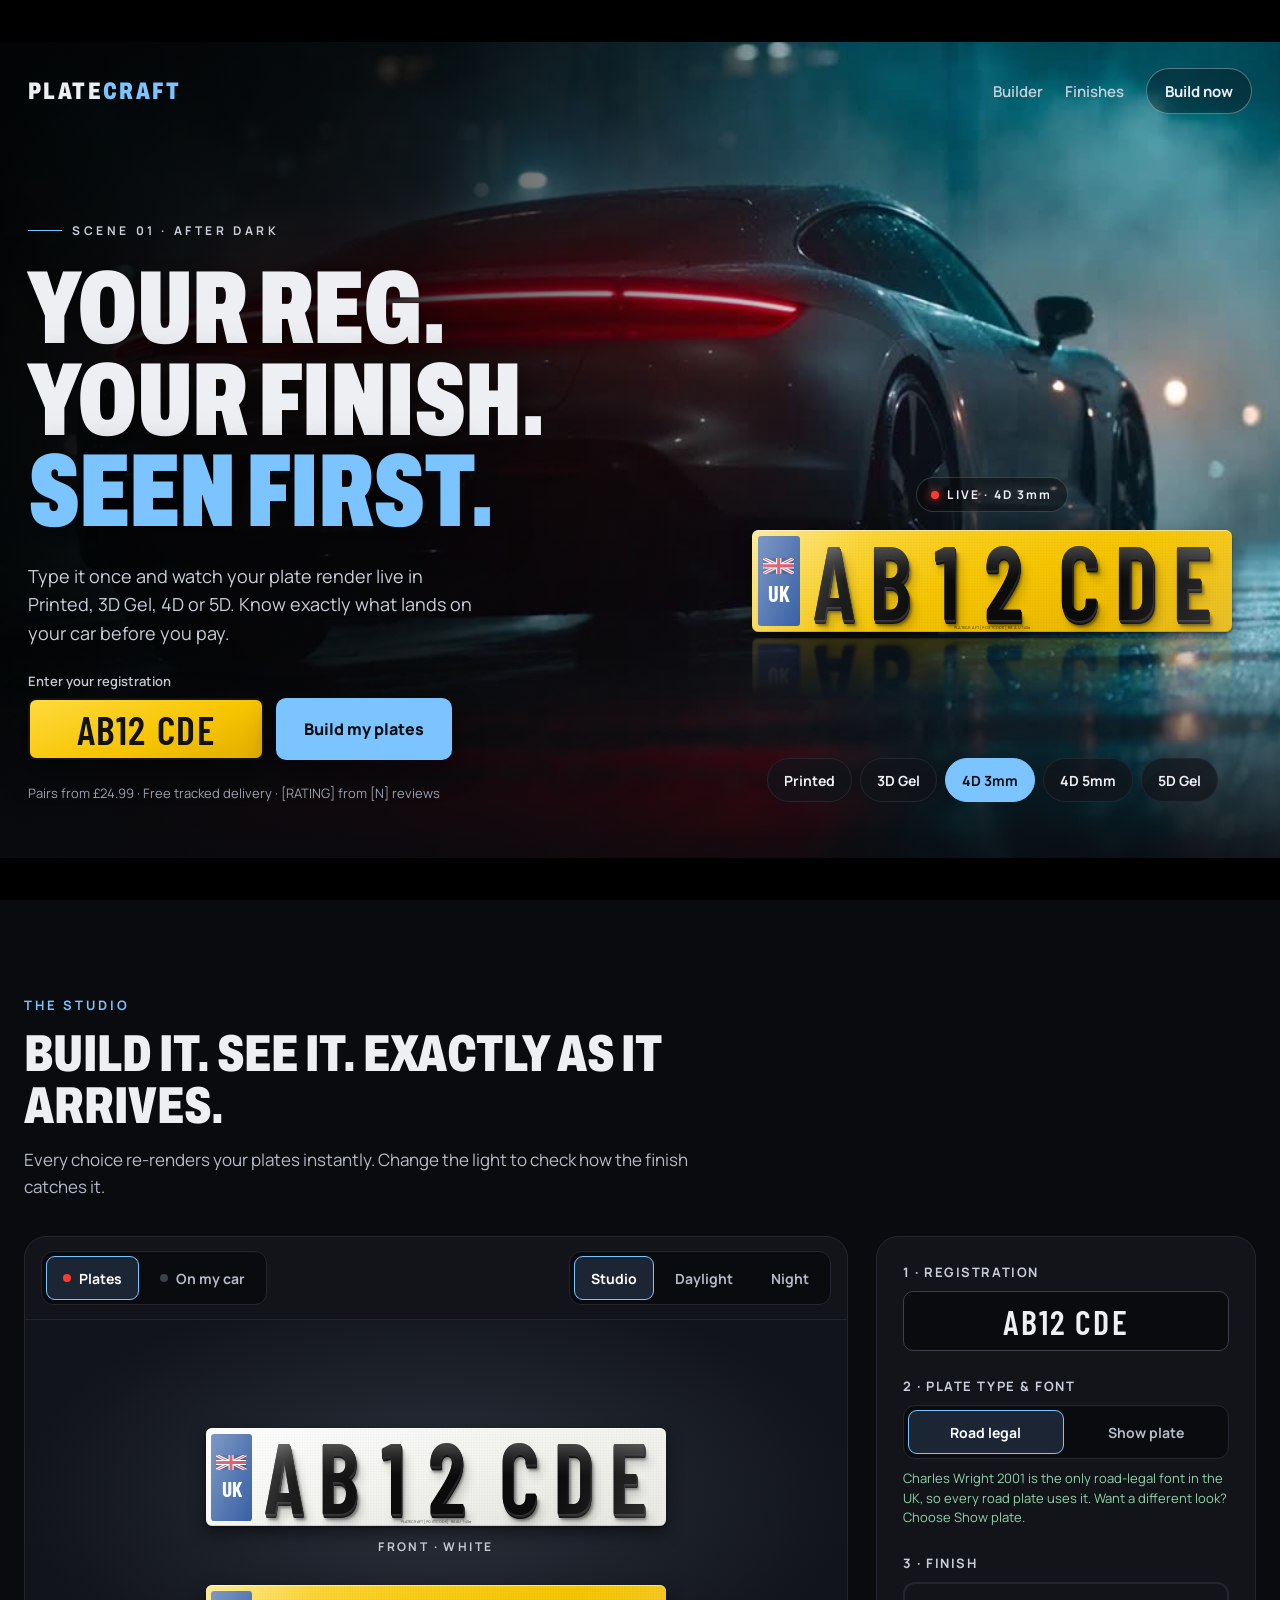
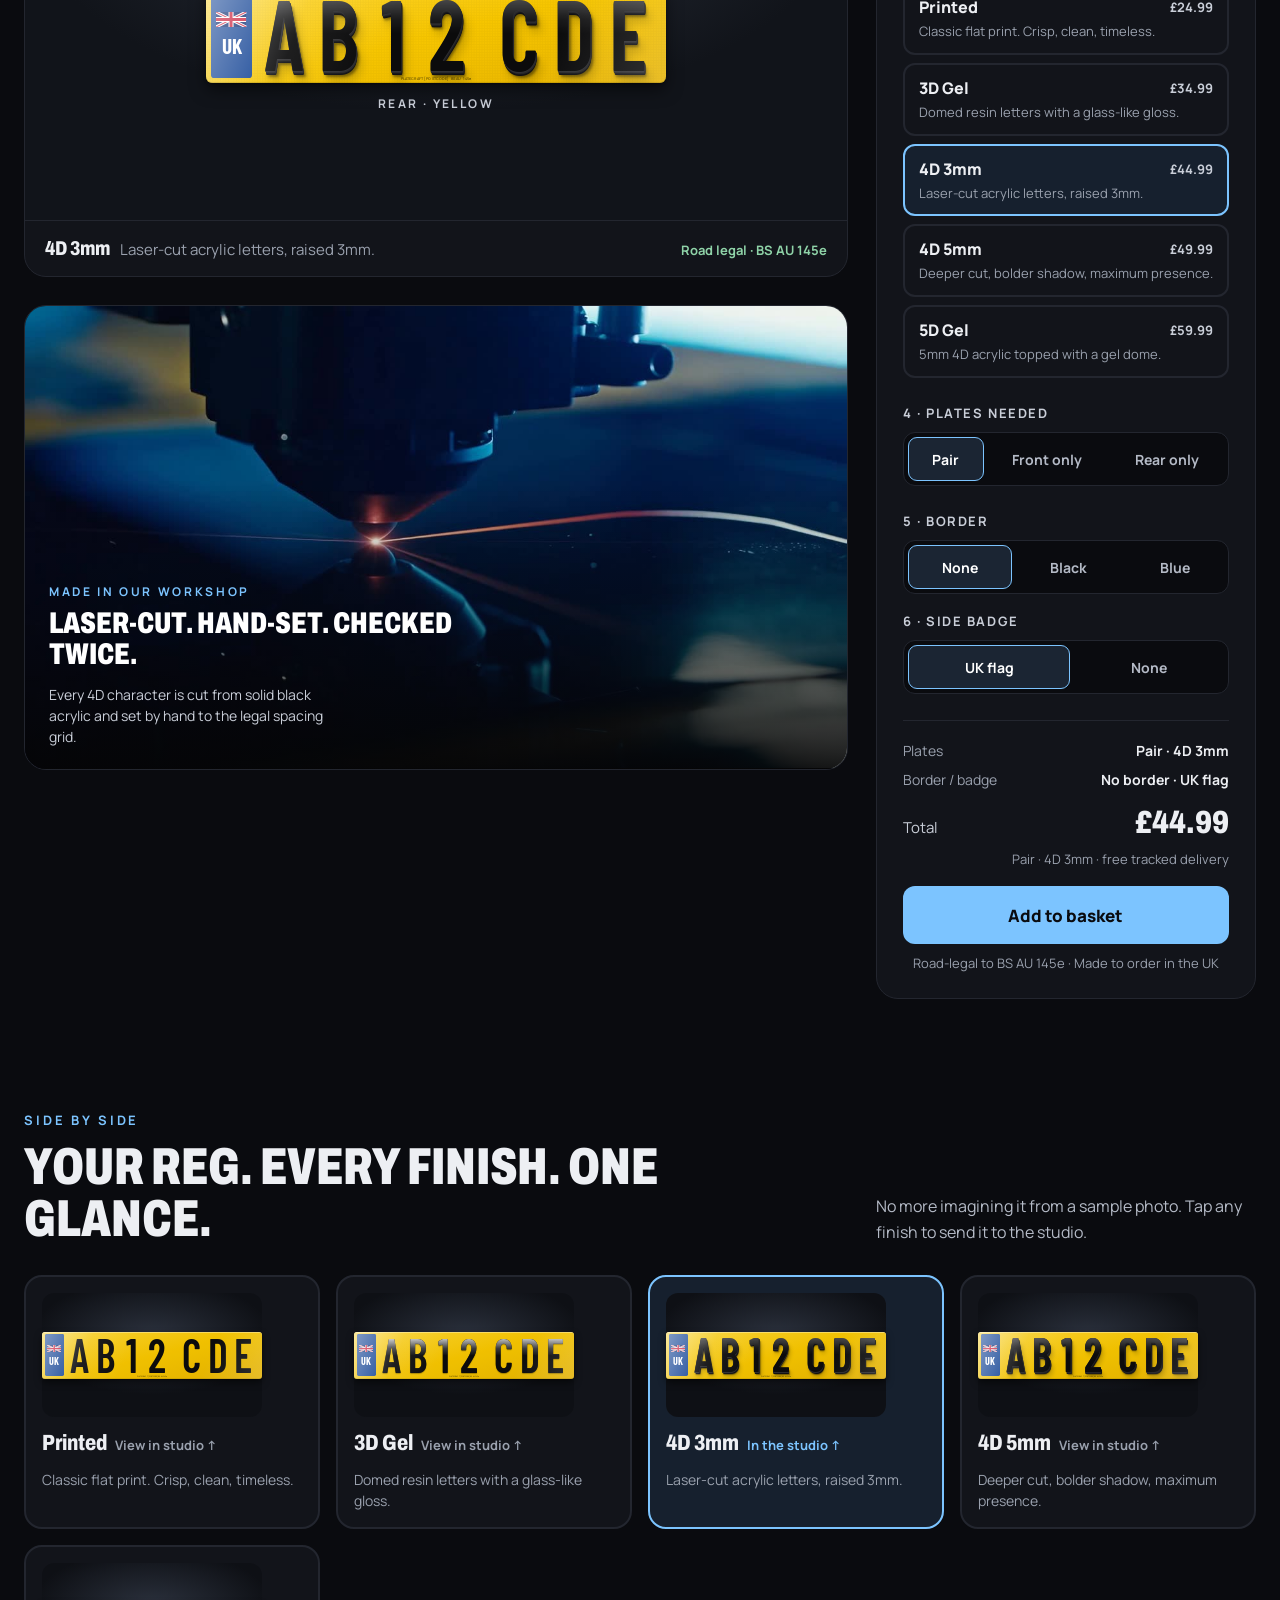
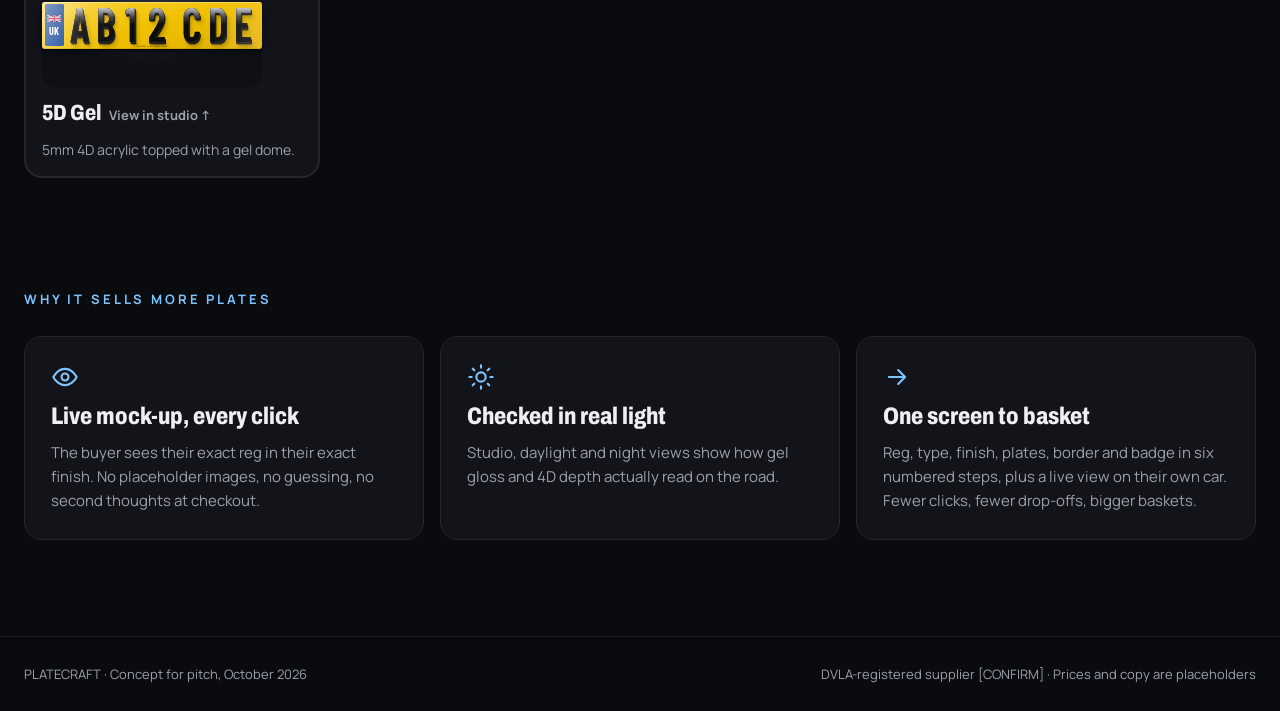
<file: index.html>
<!doctype html>
<html lang="en">
<head>
<meta charset="utf-8">
<meta name="viewport" content="width=device-width, initial-scale=1">
<title>PlateCraft — See your plate before you buy it</title>
<meta name="description" content="Design road-legal UK number plates and see them live in Printed, 3D Gel, 4D and 5D finishes, on your own car, before you buy.">
<meta name="robots" content="noindex">
<meta name="theme-color" content="#0A0B0F">
<link rel="preload" as="image" href="/assets/poster.jpg" fetchpriority="high">
<link rel="preconnect" href="https://fonts.googleapis.com">
<link rel="preconnect" href="https://fonts.gstatic.com" crossorigin>
<link rel="stylesheet" href="https://fonts.googleapis.com/css2?family=Archivo:wdth,wght@62..125,500..900&family=Manrope:wght@400;500;600;700&family=Barlow+Condensed:ital,wght@0,600;0,700;1,700&family=Anton&family=Kaushan+Script&display=swap">
<link rel="modulepreload" href="/vendor/preact-htm.js">
<link rel="modulepreload" href="/plate.js">
<style>

body{margin:0;background:#0A0B0F}
a{color:#7CC4FF}a:hover{color:#B5DDFF}
.stage-zoom{zoom:1}
.plate-zoom{zoom:1}
@keyframes rise{from{opacity:0;transform:translateY(28px)}to{opacity:1;transform:none}}
@keyframes floaty{0%,100%{transform:translateY(0)}50%{transform:translateY(-8px)}}
.rise{animation:rise 1.1s cubic-bezier(.2,.7,.2,1) both}
.rise-2{animation-delay:.35s}
.plate-float{animation:floaty 6s ease-in-out infinite}
#top{background-image:url(/assets/poster.jpg) !important;background-size:cover !important;background-position:60% 50% !important}
@media (max-width:1100px){.hero-h1{font-size:80px !important}}
@media (max-width:760px){.plate-zoom{zoom:.68}.stage-zoom{zoom:.6}.hero-h1{font-size:54px !important}.sec-h2{font-size:36px !important}.bar-top,.bar-bot{height:20px !important}}
@media (prefers-reduced-motion:reduce){.hero-video{display:none}.rise,.plate-float{animation:none}}
input:focus-visible,button:focus-visible,a:focus-visible{outline:2px solid #7CC4FF;outline-offset:3px}
.car-img{position:absolute;inset:0;width:100%;height:100%;display:block}
.tint{position:absolute;inset:0;mix-blend-mode:multiply;-webkit-mask-size:100% 100%;mask-size:100% 100%;-webkit-mask-repeat:no-repeat;mask-repeat:no-repeat;transition:background-color .5s ease}
.tint-hatch{-webkit-mask-image:url(/assets/hatch-mask.png);mask-image:url(/assets/hatch-mask.png)}
.tint-saloon{-webkit-mask-image:url(/assets/saloon-mask.png);mask-image:url(/assets/saloon-mask.png)}
.tint-suv{-webkit-mask-image:url(/assets/suv-mask.png);mask-image:url(/assets/suv-mask.png)}
.tint-coupe{-webkit-mask-image:url(/assets/coupe-mask.png);mask-image:url(/assets/coupe-mask.png)}
.car-hl{position:absolute;inset:0;width:100%;height:100%;display:block;mix-blend-mode:screen;opacity:.85;pointer-events:none}
.car-plate{position:absolute;transform:translate(-50%,-50%);z-index:2}
.swatch{width:44px;height:44px;border-radius:50%;cursor:pointer;padding:0}
.to-top{position:fixed;right:20px;bottom:20px;z-index:60;width:54px;height:54px;border-radius:50%;background:#7CC4FF;display:flex;align-items:center;justify-content:center;box-shadow:0 10px 30px rgba(0,0,0,.5);transition:opacity .3s ease,transform .3s ease}
.field{height:48px;box-sizing:border-box;border-radius:10px;border:1px solid #3A3F4B;background:#0A0B0F;color:#EDEFF3;font-family:Manrope,sans-serif;font-size:15px;font-weight:600;padding:0 12px;width:100%;min-width:0}


body{margin:0}
.glyph{display:block;line-height:1;white-space:nowrap;text-box:trim-both cap alphabetic}

</style>
</head>
<body>
<div id="app"><div style="min-height:100vh;background:#030405 url(/assets/poster.jpg) 60% 50%/cover"></div></div>
<script type="module" src="/app.js"></script>
</body>
</html>
</file>
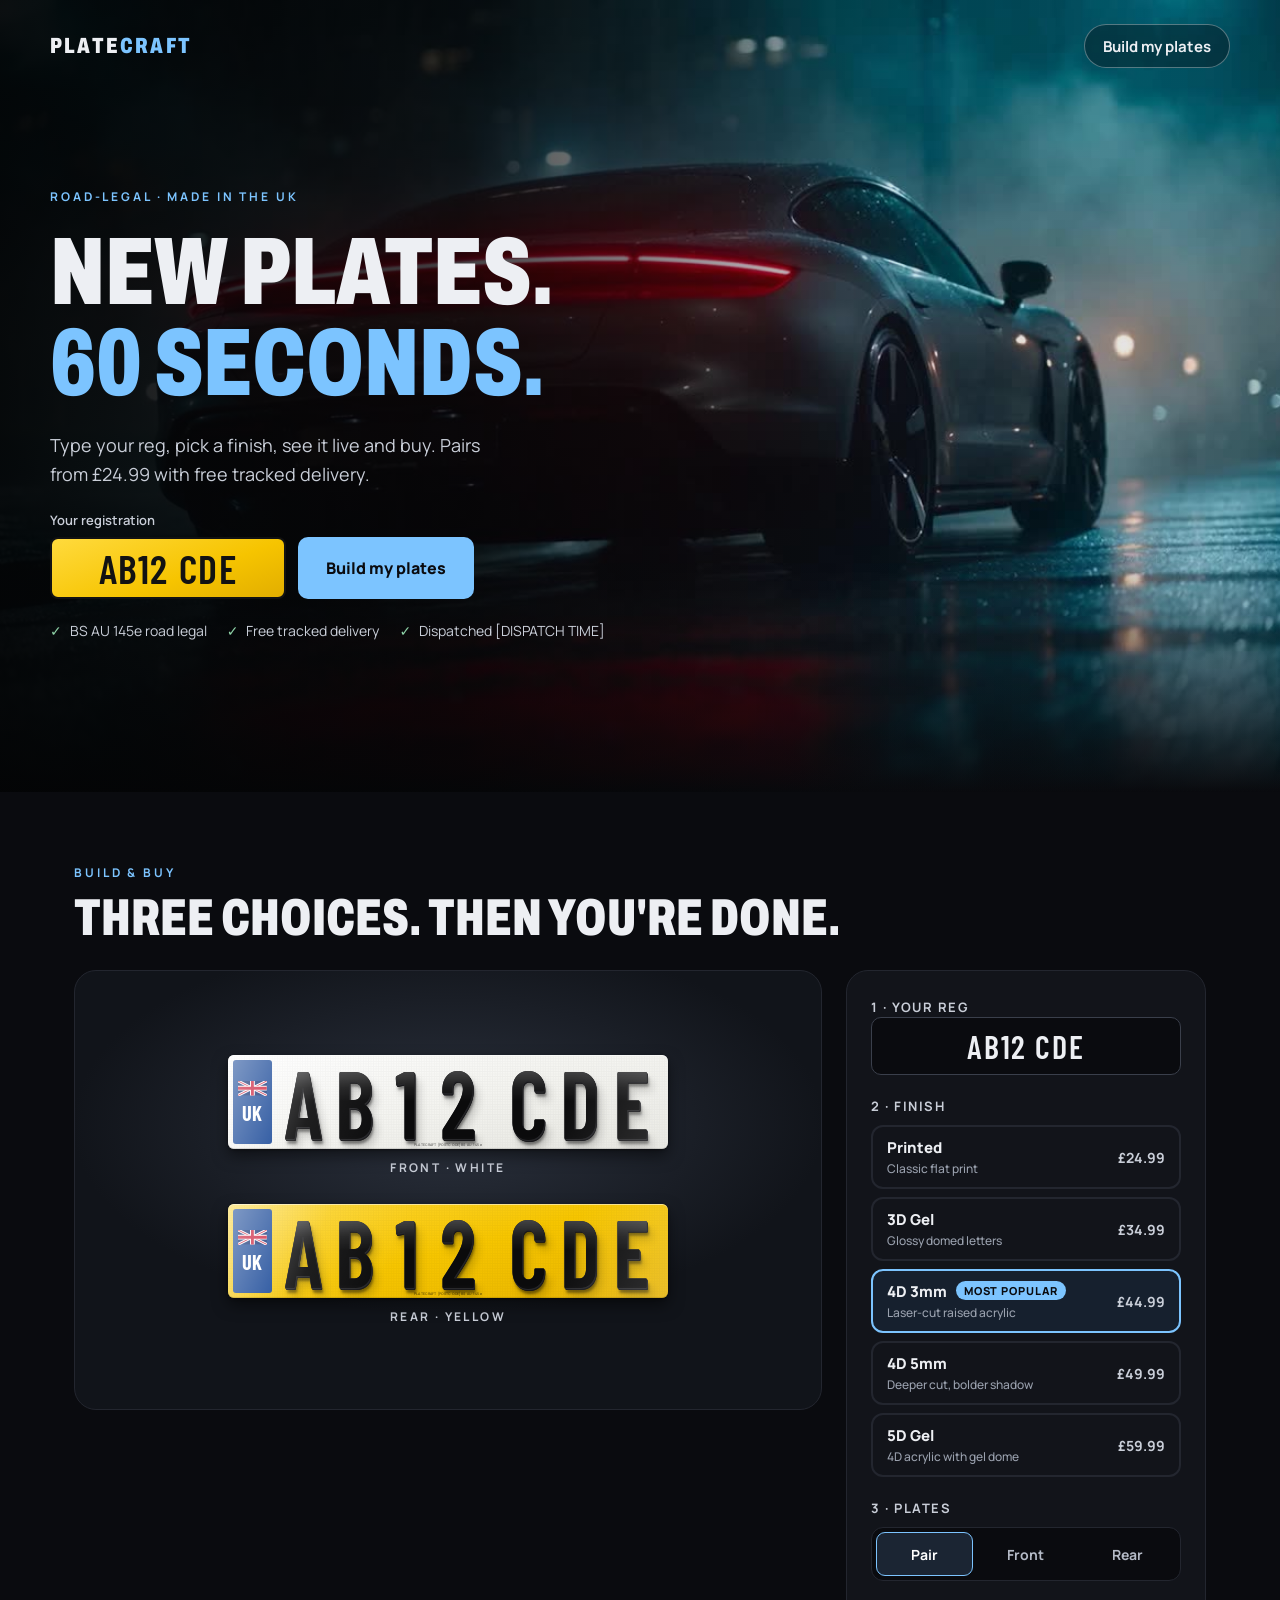
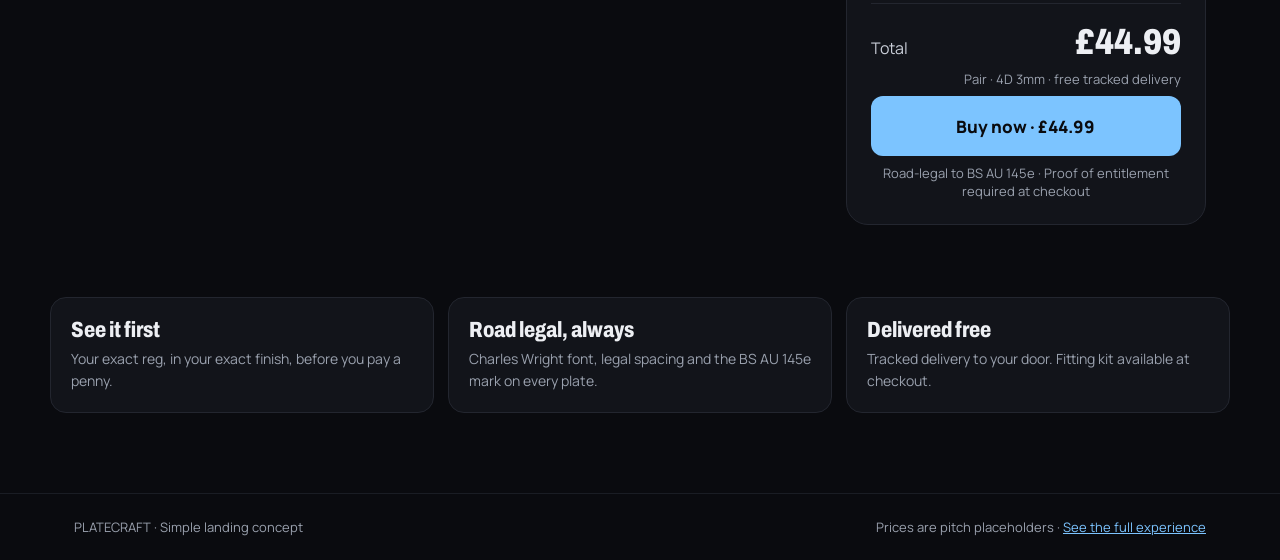
<file: simple/index.html>
<!doctype html>
<html lang="en">
<head>
<meta charset="utf-8">
<meta name="viewport" content="width=device-width, initial-scale=1">
<title>PlateCraft — Road-legal plates in 60 seconds</title>
<meta name="description" content="Build road-legal UK number plates in Printed, 3D Gel, 4D and 5D finishes. See them live, buy in one click, free tracked delivery.">
<meta name="robots" content="noindex">
<meta name="theme-color" content="#0A0B0F">
<link rel="preload" as="image" href="/assets/poster.jpg" fetchpriority="high">
<link rel="preconnect" href="https://fonts.googleapis.com">
<link rel="preconnect" href="https://fonts.gstatic.com" crossorigin>
<link rel="stylesheet" href="https://fonts.googleapis.com/css2?family=Archivo:wdth,wght@62..125,500..900&family=Manrope:wght@400;500;600;700;800&family=Barlow+Condensed:ital,wght@0,600;0,700;1,700&display=swap">
<link rel="modulepreload" href="/vendor/preact-htm.js">
<link rel="modulepreload" href="/plate.js">
<link rel="stylesheet" href="/plate.css">
<style>
:root{--bg:#0A0B0F;--panel:#12141A;--line:#23262F;--ink:#EDEFF3;--mute:#9AA1AE;--soft:#C9CED8;--accent:#7CC4FF;--ok:#8FD3A8}
*{box-sizing:border-box}
html{scroll-behavior:smooth}
body{margin:0;background:var(--bg);color:var(--ink);font-family:Manrope,system-ui,sans-serif;-webkit-font-smoothing:antialiased}
a{color:var(--accent)}
button,input{font-family:inherit}
:focus-visible{outline:2px solid var(--accent);outline-offset:3px}
.wrap{width:100%;max-width:1180px;margin:0 auto;padding:0 24px}
.disp{font-family:Archivo,sans-serif;font-weight:850;font-stretch:70%;text-transform:uppercase;line-height:.95;margin:0}
.eyebrow{font-size:12px;font-weight:700;letter-spacing:.24em;color:var(--accent)}
.hero{position:relative;min-height:88vh;display:flex;flex-direction:column;background:#030405 url(/assets/poster.jpg) 62% 50%/cover no-repeat}
.hero::before{content:"";position:absolute;inset:0;background:linear-gradient(90deg,rgba(3,4,5,.95) 0%,rgba(3,4,5,.75) 36%,rgba(3,4,5,.1) 70%),linear-gradient(0deg,#0A0B0F 0%,rgba(10,11,15,0) 30%)}
.hero>*{position:relative}
.nav{display:flex;align-items:center;justify-content:space-between;gap:16px;padding:24px 0}
.logo{color:var(--ink);text-decoration:none;font-family:Archivo,sans-serif;font-weight:850;font-stretch:72%;letter-spacing:.1em;font-size:22px}
.logo b{color:var(--accent);font-weight:inherit}
.pill{display:inline-flex;align-items:center;min-height:44px;padding:0 18px;border-radius:999px;border:1px solid rgba(237,239,243,.35);color:var(--ink);text-decoration:none;font-weight:700;font-size:15px;background:rgba(10,11,15,.35)}
.hero-body{flex:1;display:flex;align-items:center;padding:24px 0 80px}
.hero-copy{max-width:560px;display:flex;flex-direction:column;gap:22px}
.hero h1{font-size:clamp(52px,8vw,96px)}
.hero h1 span{color:var(--accent)}
.lead{margin:0;font-size:18px;line-height:1.6;color:var(--soft);max-width:460px}
.reg-row{display:flex;flex-wrap:wrap;gap:12px;align-items:flex-end}
.reg-input{width:236px;height:62px;border-radius:8px;border:2px solid #121212;background:linear-gradient(160deg,#FFDA3D,#F6C400 60%,#E2AE00);color:#121212;font-family:'Barlow Condensed',sans-serif;font-weight:600;font-size:40px;letter-spacing:.04em;text-align:center;text-transform:uppercase;padding:0 10px}
.cta{display:inline-flex;align-items:center;justify-content:center;height:62px;padding:0 28px;border-radius:10px;background:var(--accent);color:#0A0B0F;font-weight:800;font-size:16px;text-decoration:none;border:0;cursor:pointer}
.trust{display:flex;flex-wrap:wrap;gap:8px 20px;font-size:14px;color:var(--soft)}
.trust span::before{content:"✓";color:var(--ok);font-weight:800;margin-right:8px}
.lbl{font-size:13px;font-weight:600;color:var(--soft);display:block;margin-bottom:8px}
section.build{padding:72px 0}
.build-head{display:flex;flex-direction:column;gap:12px;margin-bottom:28px}
.build-head h2{font-size:clamp(36px,5vw,52px)}
.grid{display:flex;flex-wrap:wrap;gap:24px;align-items:flex-start}
.preview{flex:999 1 560px;min-width:0;border-radius:22px;border:1px solid var(--line);background:radial-gradient(ellipse 70% 60% at 50% 35%,#2B313D 0%,#11141A 72%);min-height:440px;display:flex;flex-direction:column;align-items:center;justify-content:center;gap:28px;padding:40px 20px}
.preview .tag{font-size:12px;font-weight:700;letter-spacing:.2em;color:var(--soft);margin-top:10px;text-align:center}
.panel{flex:1 1 360px;min-width:0;border-radius:22px;border:1px solid var(--line);background:var(--panel);padding:24px;display:flex;flex-direction:column;gap:22px}
.step{font-size:13px;font-weight:700;letter-spacing:.12em;color:var(--soft);margin:0 0 10px}
.field{width:100%;height:58px;border-radius:10px;border:1px solid #3A3F4B;background:var(--bg);color:var(--ink);font-family:'Barlow Condensed',sans-serif;font-weight:600;font-size:32px;letter-spacing:.06em;text-align:center;text-transform:uppercase}
.opts{display:flex;flex-direction:column;gap:8px}
.opt{display:flex;justify-content:space-between;align-items:center;gap:10px;min-height:52px;padding:10px 14px;border-radius:12px;border:2px solid var(--line);background:var(--panel);color:var(--ink);cursor:pointer;text-align:left;font-size:15px;font-weight:800}
.opt small{display:block;font-size:12px;font-weight:500;color:var(--mute);margin-top:2px}
.opt[aria-pressed=true]{border-color:var(--accent);background:#16202E}
.opt .p{font-size:14px;color:var(--soft);font-weight:700;white-space:nowrap}
.seg{display:flex;gap:4px;padding:4px;background:var(--bg);border:1px solid var(--line);border-radius:12px}
.seg button{flex:1;min-height:44px;border-radius:9px;border:1px solid transparent;background:transparent;color:#B4BAC6;font-weight:700;font-size:14px;cursor:pointer}
.seg button[aria-pressed=true]{border-color:var(--accent);background:#1B2533;color:#fff}
.total{border-top:1px solid var(--line);padding-top:18px;display:flex;flex-direction:column;gap:8px}
.total-row{display:flex;justify-content:space-between;align-items:baseline;gap:10px}
.total-row strong{font-family:Archivo,sans-serif;font-weight:850;font-stretch:80%;font-size:36px}
.buy{height:60px;border-radius:12px;border:0;background:var(--accent);color:#0A0B0F;font-weight:800;font-size:17px;cursor:pointer;width:100%}
.fine{font-size:13px;color:var(--mute);text-align:center;margin:0}
.done{border-radius:14px;border:1px solid #2F5A42;background:#0F1F17;padding:16px;display:flex;flex-direction:column;gap:6px;font-size:14px;color:#CFEBD9}
.done b{color:#fff;font-size:16px}
.perks{display:grid;grid-template-columns:repeat(auto-fit,minmax(220px,1fr));gap:14px;padding:0 0 80px}
.perk{border-radius:16px;border:1px solid var(--line);background:var(--panel);padding:20px;display:flex;flex-direction:column;gap:6px}
.perk h3{margin:0;font-family:Archivo,sans-serif;font-weight:800;font-stretch:80%;font-size:22px}
.perk p{margin:0;font-size:14px;line-height:1.55;color:var(--mute)}
footer{border-top:1px solid #1A1D24;padding:24px 0;font-size:13px;color:var(--mute)}
footer .wrap{display:flex;flex-wrap:wrap;justify-content:space-between;gap:10px}
.plate-scale{zoom:1}
@media (max-width:620px){.plate-scale{zoom:.66}.preview{min-height:320px}}
</style>
</head>
<body>
<header class="hero" id="top">
  <div class="wrap nav">
    <a class="logo" href="/simple/">PLATE<b>CRAFT</b></a>
    <a class="pill" href="#build">Build my plates</a>
  </div>
  <div class="wrap hero-body">
    <div class="hero-copy">
      <span class="eyebrow">ROAD-LEGAL · MADE IN THE UK</span>
      <h1 class="disp">New plates.<br><span>60 seconds.</span></h1>
      <p class="lead">Type your reg, pick a finish, see it live and buy. Pairs from £24.99 with free tracked delivery.</p>
      <form class="reg-row" id="hero-form">
        <div>
          <label class="lbl" for="hero-reg">Your registration</label>
          <input class="reg-input" id="hero-reg" value="AB12 CDE" maxlength="8" autocomplete="off" spellcheck="false">
        </div>
        <button class="cta" type="submit">Build my plates</button>
      </form>
      <div class="trust"><span>BS AU 145e road legal</span><span>Free tracked delivery</span><span>Dispatched [DISPATCH TIME]</span></div>
    </div>
  </div>
</header>

<main>
  <section class="build" id="build" aria-labelledby="build-h">
    <div class="wrap">
      <div class="build-head">
        <span class="eyebrow">BUILD &amp; BUY</span>
        <h2 class="disp" id="build-h">Three choices. Then you're done.</h2>
      </div>
      <div id="builder"><div class="preview" aria-hidden="true"></div></div>
    </div>
  </section>
  <div class="wrap perks">
    <div class="perk"><h3>See it first</h3><p>Your exact reg, in your exact finish, before you pay a penny.</p></div>
    <div class="perk"><h3>Road legal, always</h3><p>Charles Wright font, legal spacing and the BS AU 145e mark on every plate.</p></div>
    <div class="perk"><h3>Delivered free</h3><p>Tracked delivery to your door. Fitting kit available at checkout.</p></div>
  </div>
</main>

<footer><div class="wrap"><span>PLATECRAFT · Simple landing concept</span><span>Prices are pitch placeholders · <a href="/">See the full experience</a></span></div></footer>

<script type="module" src="/simple/app.js"></script>
</body>
</html>
</file>
<file: plate.css>
body{margin:0}
.glyph{display:block;line-height:1;white-space:nowrap;text-box:trim-both cap alphabetic}
</file>
